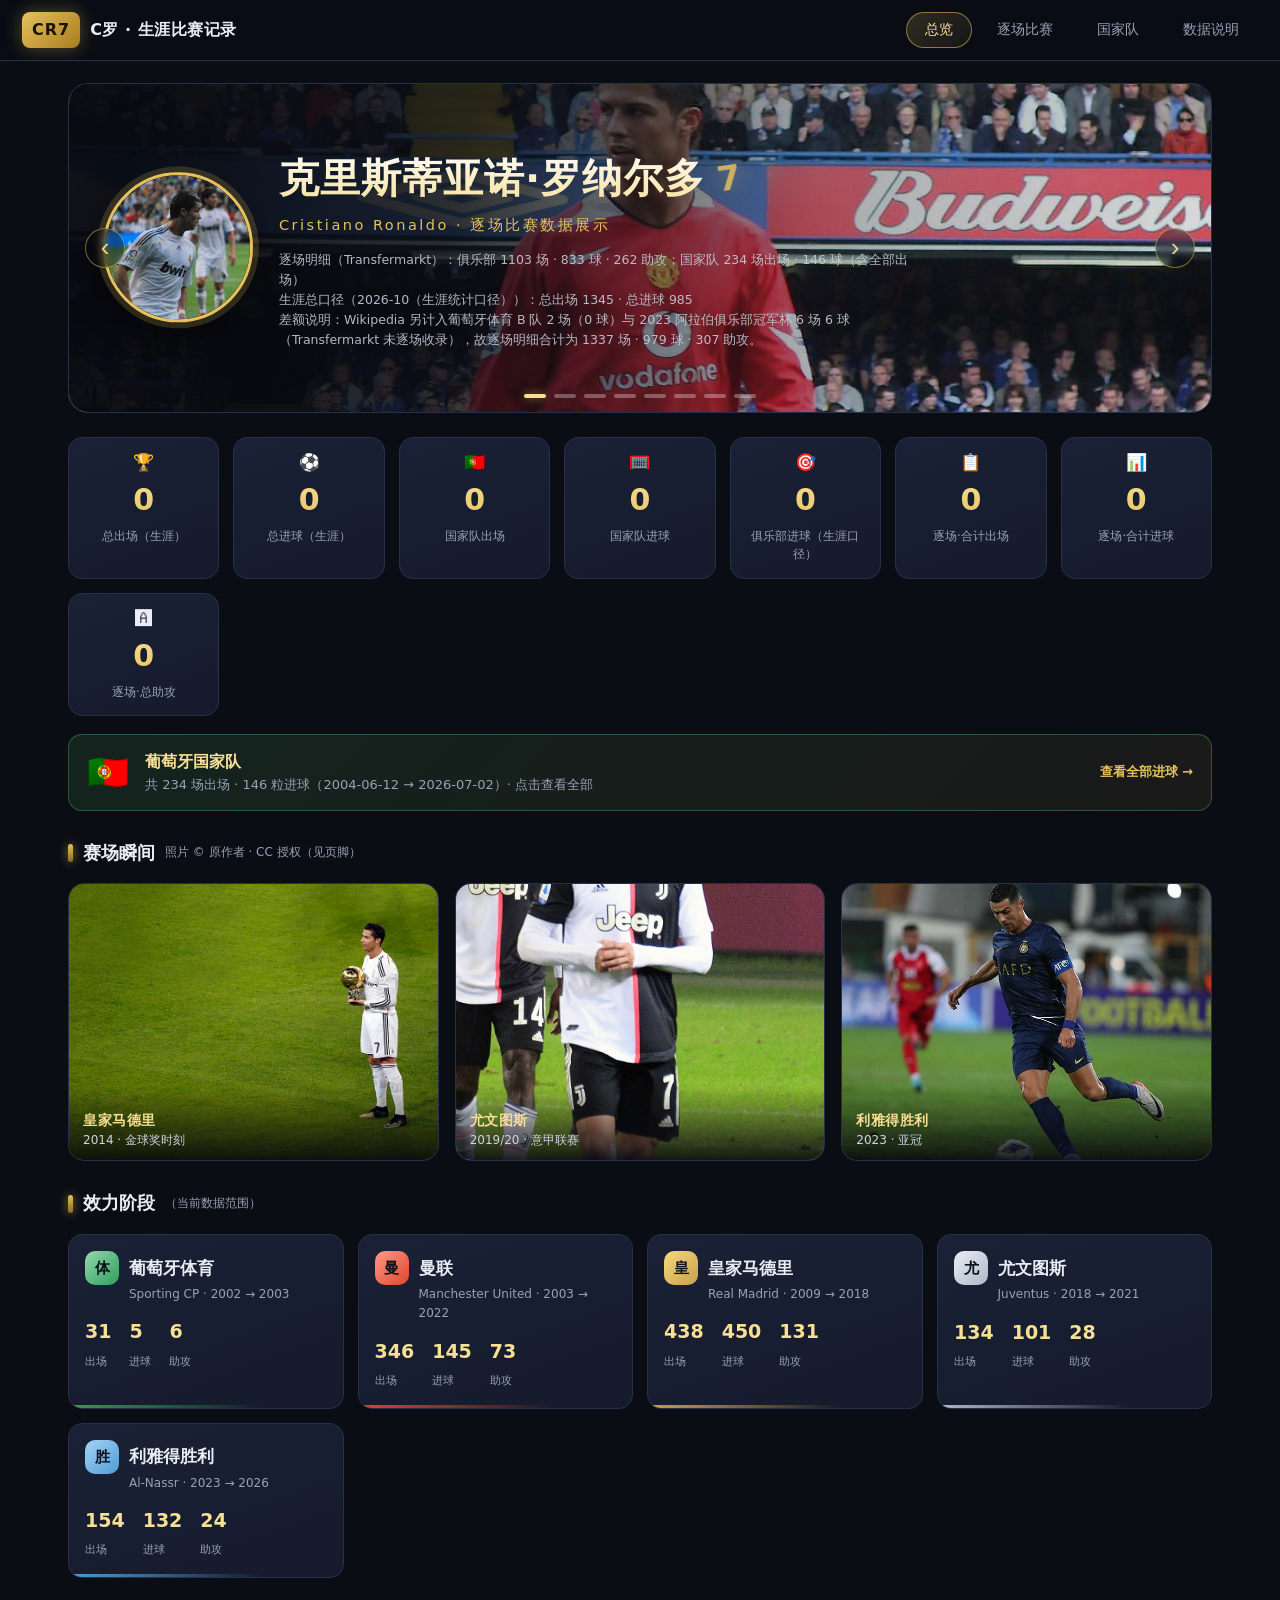
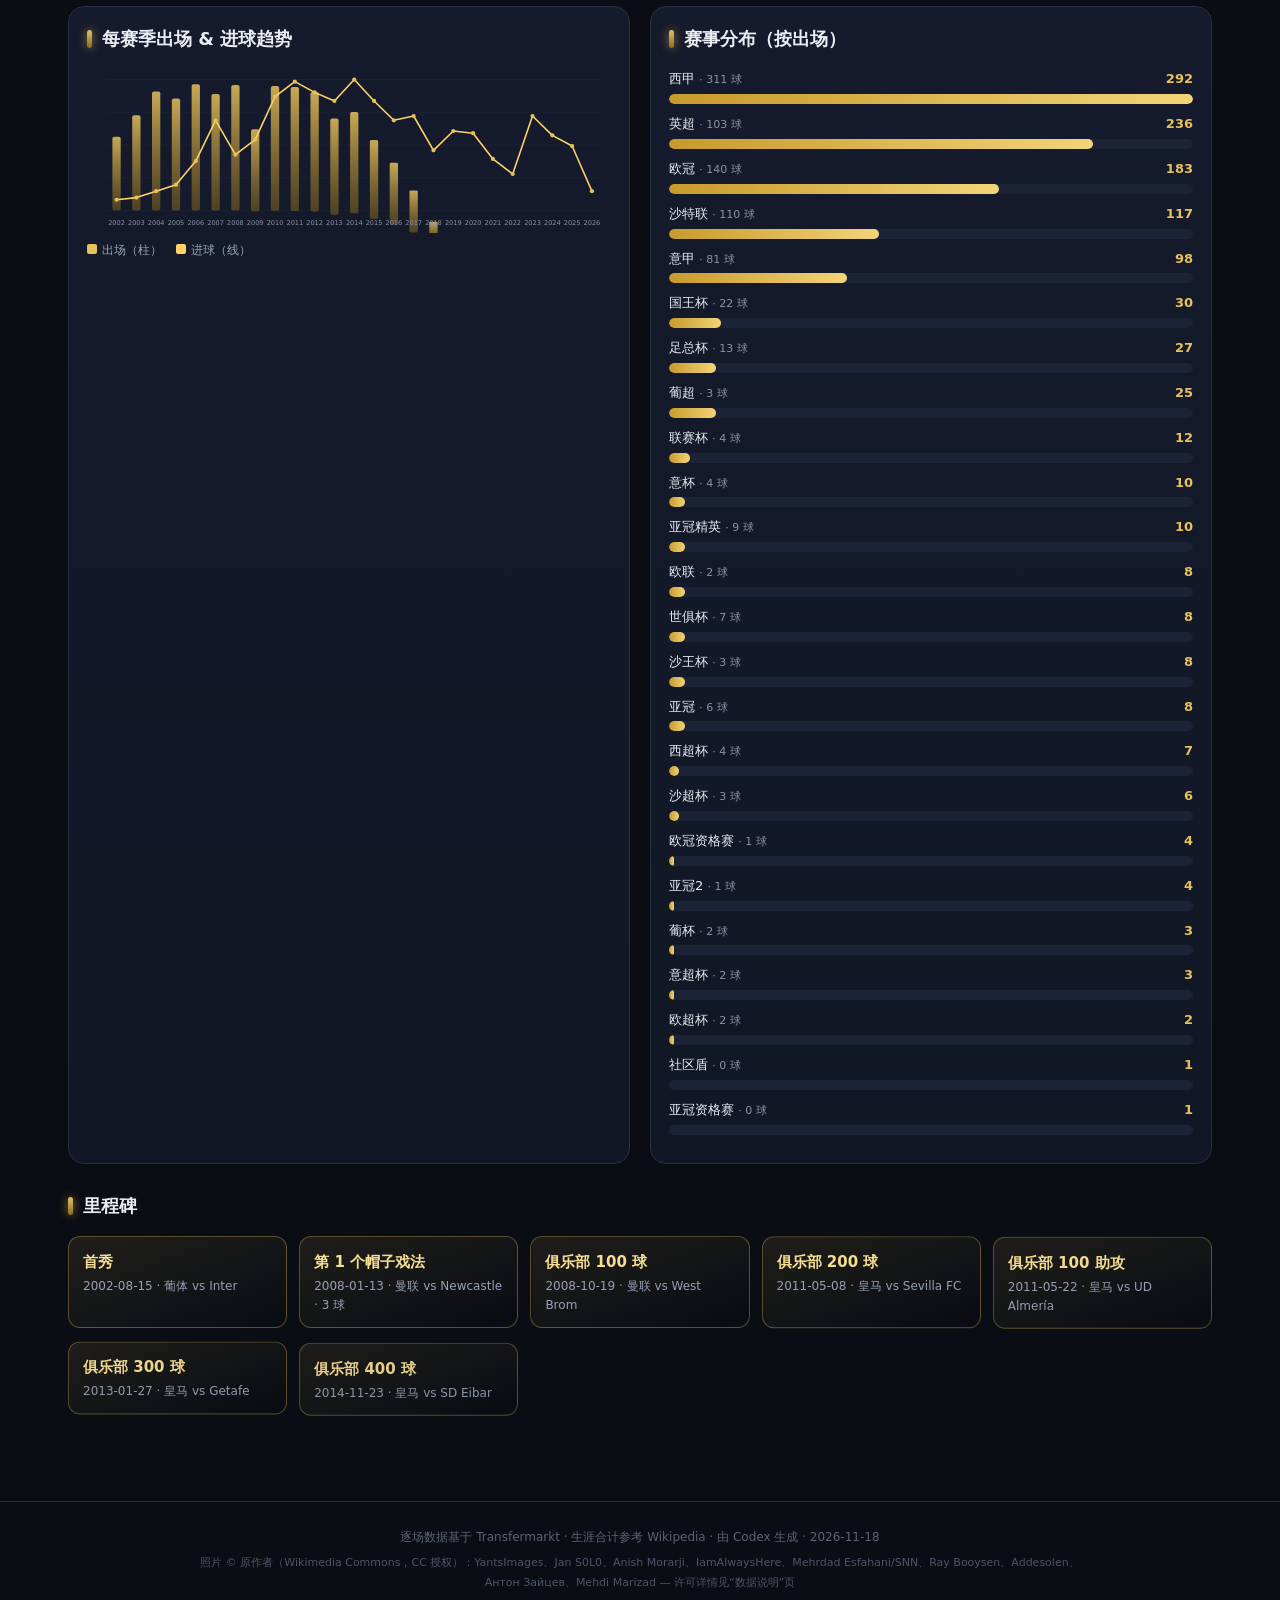
<file: docs-deploy/index.html>
<!DOCTYPE html>
<html lang="zh-CN">
<head>
<meta charset="UTF-8">
<meta name="viewport" content="width=device-width, initial-scale=1.0">
<title>C罗 · 职业生涯比赛记录</title>
<link rel="icon" type="image/svg+xml" href="assets/favicon.svg">
<link rel="stylesheet" href="css/style.css">
</head>
<body>
<header class="topbar">
  <div class="brand"><span class="brand-badge">CR7</span><span class="brand-text">C罗 · 生涯比赛记录</span></div>
  <nav class="tabs" id="tabs">
    <button class="tab active" data-view="overview">总览</button>
    <button class="tab" data-view="matches">逐场比赛</button>
    <button class="tab" data-view="intl">国家队</button>
    <button class="tab" data-view="about">数据说明</button>
  </nav>
</header>

<main>
  <!-- ============ 总览 ============ -->
  <section id="view-overview" class="view active">

    <div class="hero">
      <div class="hero-slides" id="hero-slides"></div>
      <div class="hero-veil"></div>
      <button class="hero-arr hero-arr-l" id="hs-prev" type="button" aria-label="上一张">&lsaquo;</button>
      <button class="hero-arr hero-arr-r" id="hs-next" type="button" aria-label="下一张">&rsaquo;</button>
      <div class="hero-dots" id="hs-dots"></div>
      <div class="hero-content">
        <div class="hero-avatar"><img src="assets/img/avatar.jpg" alt="Cristiano Ronaldo"></div>
        <div class="hero-txt">
          <div class="hero-name">
            <h1>克里斯蒂亚诺·罗纳尔多</h1>
            <span class="hero-no">7</span>
          </div>
          <p class="hero-sub">Cristiano Ronaldo · 逐场比赛数据展示</p>
          <p class="hero-note" id="hero-note"></p>
        </div>
      </div>
    </div>

    <div class="stat-grid" id="stat-grid"></div>

    <div class="intl-banner" id="intl-banner" title="查看国家队进球">
      <div class="ib-flag">🇵🇹</div>
      <div class="ib-main">
        <div class="ib-title">葡萄牙国家队</div>
        <div class="ib-sub" id="intl-banner-sub">查看 C罗 的国家队进球记录</div>
      </div>
      <div class="ib-go">查看全部进球 →</div>
    </div>

    <div class="block">
      <h2 class="block-title"><span class="bar"></span>赛场瞬间 <span class="hint">照片 © 原作者 · CC 授权（见页脚）</span></h2>
      <div class="gallery">
        <figure class="g-item">
          <img src="assets/img/madrid.jpg" alt="皇家马德里时期" loading="lazy">
          <figcaption><b>皇家马德里</b>2014 · 金球奖时刻</figcaption>
        </figure>
        <figure class="g-item">
          <img src="assets/img/juve.jpg" alt="尤文图斯时期" loading="lazy">
          <figcaption><b>尤文图斯</b>2019/20 · 意甲联赛</figcaption>
        </figure>
        <figure class="g-item">
          <img src="assets/img/alnassr.jpg" alt="利雅得胜利时期" loading="lazy">
          <figcaption><b>利雅得胜利</b>2023 · 亚冠</figcaption>
        </figure>
      </div>
    </div>

    <div class="block">
      <h2 class="block-title"><span class="bar"></span>效力阶段 <span class="hint">（当前数据范围）</span></h2>
      <div class="club-grid" id="club-grid"></div>
    </div>

    <div class="block two-col">
      <div class="card">
        <h2 class="block-title"><span class="bar"></span>每赛季出场 &amp; 进球趋势</h2>
        <div id="season-chart" class="chart"></div>
      </div>
      <div class="card">
        <h2 class="block-title"><span class="bar"></span>赛事分布（按出场）</h2>
        <div id="comp-chart" class="chart"></div>
      </div>
    </div>

    <div class="block">
      <h2 class="block-title"><span class="bar"></span>里程碑</h2>
      <div id="milestones" class="milestones"></div>
    </div>
  </section>

  <!-- ============ 逐场比赛 ============ -->
  <section id="view-matches" class="view">
    <div class="filter-bar" id="filter-bar">
      <select id="f-club"></select>
      <select id="f-season"></select>
      <select id="f-comp"></select>
      <select id="f-result"></select>
      <input id="f-search" type="search" placeholder="搜索对手 / 轮次…">
      <button id="f-reset" class="btn-ghost">重置</button>
      <span class="filter-summary" id="filter-summary"></span>
    </div>
    <div class="table-wrap">
      <table id="match-table">
        <thead>
          <tr>
            <th data-key="date" class="sortable">日期</th>
            <th data-key="club_short">俱乐部</th>
            <th data-key="comp_zh">赛事</th>
            <th data-key="opponent">对手</th>
            <th data-key="venue">主/客</th>
            <th data-key="score">比分</th>
            <th data-key="res">结果</th>
            <th data-key="goals">进球</th>
            <th data-key="assists">助攻</th>
            <th data-key="mins">时间</th>
            <th data-key="cards">牌</th>
          </tr>
        </thead>
        <tbody id="match-body"></tbody>
      </table>
    </div>
    <div class="pager" id="pager"></div>
  </section>


  <!-- ============ 国家队 ============ -->
  <section id="view-intl" class="view">
    <div class="hero-intro card">
      <div class="block-title"><span class="bar"></span>葡萄牙国家队 · 全部出场与进球</div>
      <p class="intro-p">C罗为葡萄牙国家队出场 <b>234</b> 场、攻入 <b>146</b> 球（截至 2026-07 世界杯）。下表列出每一场国家队比赛（含未进球场次），进球逐粒明细见下方。</p>
    </div>

    <div class="card intl-card">
      <div class="block-title"><span class="bar"></span>国家队 · 全部出场（234 场）</div>
      <div class="stat-grid" id="caps-stats"></div>
      <div class="filter-bar">
        <select id="c-year"></select>
        <select id="c-cat"></select>
        <input id="c-search" type="search" placeholder="搜索对手 / 赛事…">
        <button id="c-reset" class="btn-ghost">重置</button>
        <span class="filter-summary" id="c-summary"></span>
      </div>
      <div class="table-wrap">
        <table id="caps-table">
          <thead>
            <tr>
              <th>出场</th>
              <th>日期</th>
              <th>主/客</th>
              <th>对手</th>
              <th>比分</th>
              <th>结果</th>
              <th>进球</th>
              <th>助攻</th>
              <th>时间</th>
              <th>赛事</th>
            </tr>
          </thead>
          <tbody id="caps-body"></tbody>
        </table>
      </div>
    </div>

    <div class="card intl-card">
      <div class="block-title"><span class="bar"></span>国家队 · 进球明细（146 粒）</div>
      <p class="intro-p">C罗为葡萄牙国家队攻入的 <b>146</b> 粒进球（数据来源：Wikipedia《List of international goals scored by Cristiano Ronaldo》，截至 2026-07）。</p>
      <div class="stat-grid" id="intl-stats"></div>
      <div class="filter-bar">
        <select id="i-cat"></select>
        <select id="i-year"></select>
        <input id="i-search" type="search" placeholder="搜索对手 / 赛事 / 场地…">
        <button id="i-reset" class="btn-ghost">重置</button>
        <span class="filter-summary" id="i-summary"></span>
      </div>
      <div class="table-wrap">
        <table id="intl-table">
          <thead>
            <tr>
              <th>#</th>
              <th>日期</th>
              <th>对手</th>
              <th>进球比分</th>
              <th>终场</th>
              <th>赛事</th>
              <th>场地</th>
            </tr>
          </thead>
          <tbody id="intl-body"></tbody>
        </table>
      </div>
    </div>
  </section>

  <!-- ============ 数据说明 ============ -->
  <section id="view-about" class="view">
    <div class="card about-card">
      <h2><span class="bar"></span>数据来源与范围</h2>
      <div id="about-content"></div>
      <h2><span class="bar"></span>照片授权（Wikimedia Commons）</h2>
      <div class="credits" id="photo-credits"></div>
    </div>
  </section>
</main>

<footer>
  <div>逐场数据基于 Transfermarkt · 生涯合计参考 Wikipedia · 由 Codex 生成 · 2026-11-18</div>
  <div class="foot-credits" id="foot-credits"></div>
</footer>

<script src="assets/js/gsap.min.js"></script>
<script src="assets/js/ScrollTrigger.min.js"></script>
<script src="data/data.js"></script>
<script src="js/app.js"></script>
</body>
</html>
</file>
<file: docs-deploy/css/style.css>
:root{
  --bg:#0a0d14;
  --bg2:#0f1320;
  --card:#151b2c;
  --card2:#1a2136;
  --line:#273049;
  --gold:#e6c15c;
  --gold2:#f7df94;
  --text:#eaedf4;
  --muted:#98a1b6;
  --win:#3ddc84;
  --draw:#f4c542;
  --loss:#ff6b6b;
}
*{box-sizing:border-box;margin:0;padding:0}
html{scroll-behavior:smooth}
body{
  font-family:"Segoe UI","Microsoft YaHei",system-ui,-apple-system,sans-serif;
  background:radial-gradient(1200px 600px at 80% -10%, #1b2340 0%, var(--bg) 45%), var(--bg);
  color:var(--text); line-height:1.6; min-height:100vh;
}
/* ---------- top bar ---------- */
.topbar{
  position:sticky; top:0; z-index:50;
  display:flex; align-items:center; justify-content:space-between; flex-wrap:wrap; gap:10px;
  padding:12px 22px;
  background:rgba(10,13,20,.85); backdrop-filter:blur(12px);
  border-bottom:1px solid var(--line);
}
.brand{display:flex; align-items:center; gap:10px}
.brand-badge{
  background:linear-gradient(135deg,var(--gold),#a87d1f); color:#1a1300; font-weight:800;
  padding:5px 10px; border-radius:8px; letter-spacing:1px; box-shadow:0 0 18px rgba(230,193,92,.35);
}
.brand-text{font-weight:700; letter-spacing:.5px}
.tabs{display:flex; gap:6px; flex-wrap:wrap}
.tab{
  cursor:pointer; border:1px solid transparent; background:transparent; color:var(--muted);
  padding:8px 18px; border-radius:20px; font-size:14px; transition:.18s;
}
.tab:hover{color:var(--text); border-color:var(--line)}
.tab.active{
  background:linear-gradient(135deg,rgba(230,193,92,.18),rgba(230,193,92,.05));
  border-color:rgba(230,193,92,.55); color:var(--gold2);
}
/* ---------- layout ---------- */
main{max-width:1180px; margin:0 auto; padding:22px 18px 60px}
.view{display:none; animation:fade .25s ease}
.view.active{display:block}
@keyframes fade{from{opacity:0; transform:translateY(6px)}to{opacity:1}}
.block{margin:28px 0}
.block-title{font-size:18px; margin-bottom:16px; display:flex; align-items:center; gap:10px}
.block-title .hint{font-size:12px; color:var(--muted); font-weight:400}
.bar{display:inline-block; width:5px; height:18px; border-radius:3px;
  background:linear-gradient(180deg,var(--gold),#8a6a1f); box-shadow:0 0 10px rgba(230,193,92,.6)}
.two-col{display:grid; grid-template-columns:1fr 1fr; gap:20px}
.card{
  background:linear-gradient(180deg,var(--card),rgba(21,27,44,.7));
  border:1px solid var(--line); border-radius:16px; padding:18px;
}
/* ---------- hero with photo ---------- */
.hero{position:relative; overflow:hidden; min-height:330px; border:1px solid var(--line); border-radius:20px;
  display:flex; align-items:center; margin-bottom:24px; background:#0c1019;}
.hero-slides{position:absolute; inset:0; overflow:hidden; background:#0c1019 url(../assets/img/hero.jpg) center 30%/cover no-repeat}
.hero-track{position:absolute; inset:0; display:flex; will-change:transform}
.hs{position:relative; flex:0 0 100%; height:100%; background-size:cover; background-position:center 30%;}
.hero-veil{position:absolute; inset:0;
  background:linear-gradient(100deg, rgba(8,10,16,.97) 6%, rgba(8,10,16,.85) 34%, rgba(8,10,16,.34) 64%, rgba(8,10,16,.12));}
.hero-arr{position:absolute; top:50%; transform:translateY(-50%); z-index:3; width:40px; height:40px;
  display:flex; align-items:center; justify-content:center; border-radius:50%;
  border:1px solid rgba(230,193,92,.55); background:rgba(10,13,20,.38); color:var(--gold2);
  font-size:26px; line-height:1; cursor:pointer; backdrop-filter:blur(3px); transition:.18s; opacity:.9; padding:0 0 3px;}
.hero-arr:hover{background:rgba(230,193,92,.22); border-color:var(--gold)}
.hero-arr-l{left:16px}
.hero-arr-r{right:16px}
.hero-dots{position:absolute; left:0; right:0; bottom:14px; z-index:2; display:flex; justify-content:center; gap:8px; flex-wrap:wrap}
.hero-dots i{width:22px; height:4px; border-radius:3px; background:rgba(255,255,255,.3); cursor:pointer; transition:.2s}
.hero-dots i:hover{background:rgba(230,193,92,.7)}
.hero-dots i.on{background:var(--gold2); box-shadow:0 0 8px rgba(230,193,92,.55)}
.hero-content{position:relative; z-index:2; display:flex; align-items:center; gap:26px;
  padding:38px 34px; width:100%;}
.hero-avatar{flex:0 0 auto; width:150px; height:150px; border-radius:50%; overflow:hidden;
  border:3px solid var(--gold); box-shadow:0 0 0 6px rgba(230,193,92,.18), 0 18px 40px rgba(0,0,0,.5);
  background:#111;}
.hero-avatar img{width:100%; height:100%; object-fit:cover; object-position:top center}

.hero-txt{min-width:0}
.hero-name{display:flex; align-items:center; gap:12px}
.hero-name h1{font-size:clamp(24px,4.2vw,40px); font-weight:800; letter-spacing:1px;
  background:linear-gradient(180deg,#fff,var(--gold2)); -webkit-background-clip:text; background-clip:text; color:transparent;}
.hero-no{font-size:34px; font-weight:900; color:var(--gold); opacity:.85; transform:rotate(-8deg);
  text-shadow:0 0 22px rgba(230,193,92,.55)}
.hero-sub{color:var(--gold); margin-top:4px; font-size:14.5px; letter-spacing:2.5px}
.hero-note{margin-top:12px; max-width:640px; color:#c6ccda; font-size:12.5px; white-space:pre-line; opacity:.9}
/* ---------- stat cards ---------- */
.stat-grid{display:grid; grid-template-columns:repeat(auto-fit,minmax(150px,1fr)); gap:14px; margin-bottom:6px}
.stat{position:relative; overflow:hidden; background:linear-gradient(160deg,var(--card2),var(--card));
  border:1px solid var(--line); border-radius:14px; padding:16px 12px 14px; text-align:center; transition:.22s}
.stat::before{content:""; position:absolute; top:0; left:18%; right:18%; height:2px;
  background:linear-gradient(90deg,transparent,var(--gold),transparent); opacity:0; transition:.22s}
.stat:hover{transform:translateY(-4px); border-color:rgba(230,193,92,.55); box-shadow:0 12px 26px rgba(0,0,0,.35)}
.stat:hover::before{opacity:1}
.stat .ico{font-size:17px; line-height:1}
.stat .num{font-size:clamp(21px,3vw,30px); font-weight:800; margin-top:5px;
  background:linear-gradient(180deg,var(--gold2),var(--gold)); -webkit-background-clip:text; background-clip:text; color:transparent;}
.stat .lbl{font-size:11.5px; color:var(--muted); margin-top:3px}
/* ---------- gallery ---------- */
.gallery{display:grid; grid-template-columns:repeat(auto-fit,minmax(220px,1fr)); gap:16px}
.g-item{position:relative; border-radius:16px; overflow:hidden; border:1px solid var(--line);
  aspect-ratio:4/3; cursor:pointer; transition:.25s; background:#0c1019}
.g-item img{width:100%; height:100%; object-fit:cover; display:block; transition:transform .5s ease}
.g-item:hover{transform:translateY(-4px); border-color:rgba(230,193,92,.5); box-shadow:0 16px 34px rgba(0,0,0,.45)}
.g-item:hover img{transform:scale(1.07)}
.g-item figcaption{position:absolute; left:0; right:0; bottom:0; padding:22px 14px 10px;
  background:linear-gradient(transparent, rgba(5,7,12,.9)); font-size:12px; color:#cfd4e2;}
.g-item figcaption b{display:block; color:var(--gold2); font-size:14px; letter-spacing:.5px}
/* ---------- club cards ---------- */
.club-grid{display:grid; grid-template-columns:repeat(auto-fit,minmax(230px,1fr)); gap:14px}
.club-card{position:relative; overflow:hidden; background:linear-gradient(160deg,var(--card2),var(--card));
  border:1px solid var(--line); border-radius:14px; padding:16px; transition:.2s}
.club-card::after{content:""; position:absolute; inset:auto 0 0 0; height:3px;
  background:linear-gradient(90deg,var(--acc,#e6c15c),transparent 70%);}
.club-card:hover{transform:translateY(-3px); border-color:rgba(230,193,92,.5)}
.club-card .cname{font-size:17px; font-weight:700; display:flex; align-items:center; gap:10px}
.club-card .cmono{width:34px; height:34px; border-radius:10px; display:inline-flex; align-items:center; justify-content:center;
  font-weight:800; font-size:15px; color:#0d1117; background:linear-gradient(135deg,var(--acc2,#f7df94),var(--acc,#e6c15c));}
.club-card .crange{font-size:12px; color:var(--muted); margin-left:44px}
.club-card .cstats{display:flex; gap:18px; margin-top:12px}
.club-card .cstats div b{display:block; font-size:19px; color:var(--gold2)}
.club-card .cstats div span{font-size:11px; color:var(--muted)}
/* ---------- charts ---------- */
.chart{width:100%}
.chart svg{width:100%; height:auto; display:block}
.legend{display:flex; gap:14px; flex-wrap:wrap; font-size:12px; color:var(--muted); margin-top:8px}
.legend i{display:inline-block; width:10px; height:10px; border-radius:2px; margin-right:5px}
/* ---------- milestones ---------- */
.milestones{display:grid; grid-template-columns:repeat(auto-fit,minmax(200px,1fr)); gap:12px}
.milestone{background:linear-gradient(160deg,rgba(230,193,92,.1),transparent);
  border:1px solid rgba(230,193,92,.35); border-radius:12px; padding:12px 14px; transition:.2s}
.milestone:hover{transform:translateY(-2px)}
.milestone b{color:var(--gold2); font-size:15px}
.milestone p{font-size:12px; color:var(--muted); margin-top:2px}
/* ---------- filter bar ---------- */
.filter-bar{display:flex; gap:10px; flex-wrap:wrap; align-items:center; margin-bottom:14px}
.filter-bar select,.filter-bar input{
  background:var(--card); color:var(--text); border:1px solid var(--line); border-radius:10px;
  padding:8px 12px; font-size:13px; outline:none; min-width:130px; transition:.15s;
}
.filter-bar select:focus,.filter-bar input:focus{border-color:var(--gold)}
.filter-bar input[type=search]{flex:1; min-width:180px}
.btn-ghost{cursor:pointer; background:transparent; border:1px solid var(--line); color:var(--muted); border-radius:10px; padding:8px 14px; font-size:13px; transition:.15s}
.btn-ghost:hover{color:var(--text); border-color:var(--gold)}
.filter-summary{color:var(--muted); font-size:13px; margin-left:auto; padding-right:4px}
/* ---------- table ---------- */
.table-wrap{overflow:auto; border:1px solid var(--line); border-radius:14px; background:var(--card); max-height:72vh}
table{width:100%; border-collapse:collapse; font-size:13px; min-width:860px}
thead th{
  position:sticky; top:0; z-index:5; background:var(--card2); color:var(--muted); font-weight:600;
  text-align:left; padding:10px 10px; white-space:nowrap; cursor:pointer; user-select:none; border-bottom:1px solid var(--line);
}
thead th:hover{color:var(--text)}
thead th.sorted-asc::after{content:" ▲"; font-size:9px; color:var(--gold)}
thead th.sorted-desc::after{content:" ▼"; font-size:9px; color:var(--gold)}
tbody td{padding:9px 10px; border-bottom:1px solid rgba(39,48,73,.5); white-space:nowrap}
tbody tr{transition:background .12s}
tbody tr:hover{background:rgba(230,193,92,.05)}
tbody tr.expanded{background:rgba(230,193,92,.07)}
.result-W{color:var(--win); font-weight:700}
.result-D{color:var(--draw); font-weight:700}
.result-L{color:var(--loss); font-weight:700}
.goal-hi{color:var(--gold2); font-weight:700}
.detail-row td{background:#10162a}
.detail-inner{font-size:12.5px; color:var(--muted); line-height:1.9; padding:4px 6px}
.detail-inner b{color:var(--gold2)}
/* ---------- pager ---------- */
.pager{display:flex; gap:6px; flex-wrap:wrap; justify-content:center; align-items:center; margin-top:16px}
.pager button{cursor:pointer; min-width:34px; padding:7px 10px; border-radius:8px; background:var(--card); border:1px solid var(--line); color:var(--text); font-size:13px; transition:.15s}
.pager button:hover:not(:disabled){border-color:var(--gold)}
.pager button.on{background:linear-gradient(135deg,var(--gold),#c89a2b); color:#1a1300; border-color:transparent; font-weight:700}
.pager button:disabled{opacity:.35; cursor:not-allowed}
.pager .pageinfo{color:var(--muted); font-size:13px; padding:0 8px}
/* ---------- about ---------- */
.about-card{max-width:900px}
.about-card h2{display:flex; align-items:center; gap:10px; color:var(--gold2); font-size:19px; margin:24px 0 10px}
.about-card h2:first-child{margin-top:6px}
.about-card p,.about-card li{color:var(--muted); font-size:14px}
.about-card ul{padding-left:22px}
.about-card .kv{display:grid; grid-template-columns:120px 1fr; gap:6px 16px; font-size:14px}
.about-card .kv b{color:var(--text)}
.credits{font-size:12.5px; color:var(--muted); line-height:1.9}
.credits a{color:var(--gold)}
/* ---------- footer ---------- */
footer{text-align:center; color:#5b6377; font-size:12px; padding:26px 14px 40px; border-top:1px solid var(--line)}
.foot-credits{margin-top:6px; font-size:11px; color:#4d5569; line-height:1.8; max-width:900px; margin-left:auto; margin-right:auto}
/* ---------- responsive ---------- */
@media (max-width:820px){
  .two-col{grid-template-columns:1fr}
  .filter-bar .filter-summary{margin-left:0; width:100%}
  .hero-content{flex-direction:column; text-align:center; gap:18px; padding:30px 18px}
  .hero-name{justify-content:center}
  .hero-note{margin-left:auto; margin-right:auto}
}
@media (max-width:560px){
  .topbar{justify-content:center}
  .hero{min-height:auto}
  .hero-avatar{width:110px; height:110px}
  .hero-arr{width:32px;height:32px;font-size:20px}
  .hero-arr-l{left:8px}
  .hero-arr-r{right:8px}
  .hero-dots{bottom:8px}
  .hero-dots i{width:16px;height:3px}
}


/* svg bar animation support */
#season-chart rect{transform-box:fill-box}
.chart text{user-select:none}


.hero-intro b{color:var(--gold2)}
.intro-p{color:var(--muted);font-size:14px;margin-top:6px}


/* national team banner */
.intl-banner{display:flex;align-items:center;gap:16px;margin:18px 0 4px;padding:14px 18px;border-radius:14px;cursor:pointer;
  background:linear-gradient(135deg,rgba(76,158,90,.16),rgba(230,193,92,.07));border:1px solid rgba(76,158,90,.45);transition:.2s}
.intl-banner:hover{transform:translateY(-2px);border-color:var(--gold);box-shadow:0 10px 24px rgba(0,0,0,.3)}
.ib-flag{font-size:34px;line-height:1}
.ib-main{flex:1;min-width:0}
.ib-title{font-weight:800;color:var(--gold2);font-size:16px}
.ib-sub{font-size:13px;color:var(--muted)}
.ib-go{color:var(--gold);font-weight:700;font-size:13px;white-space:nowrap}
</file>
